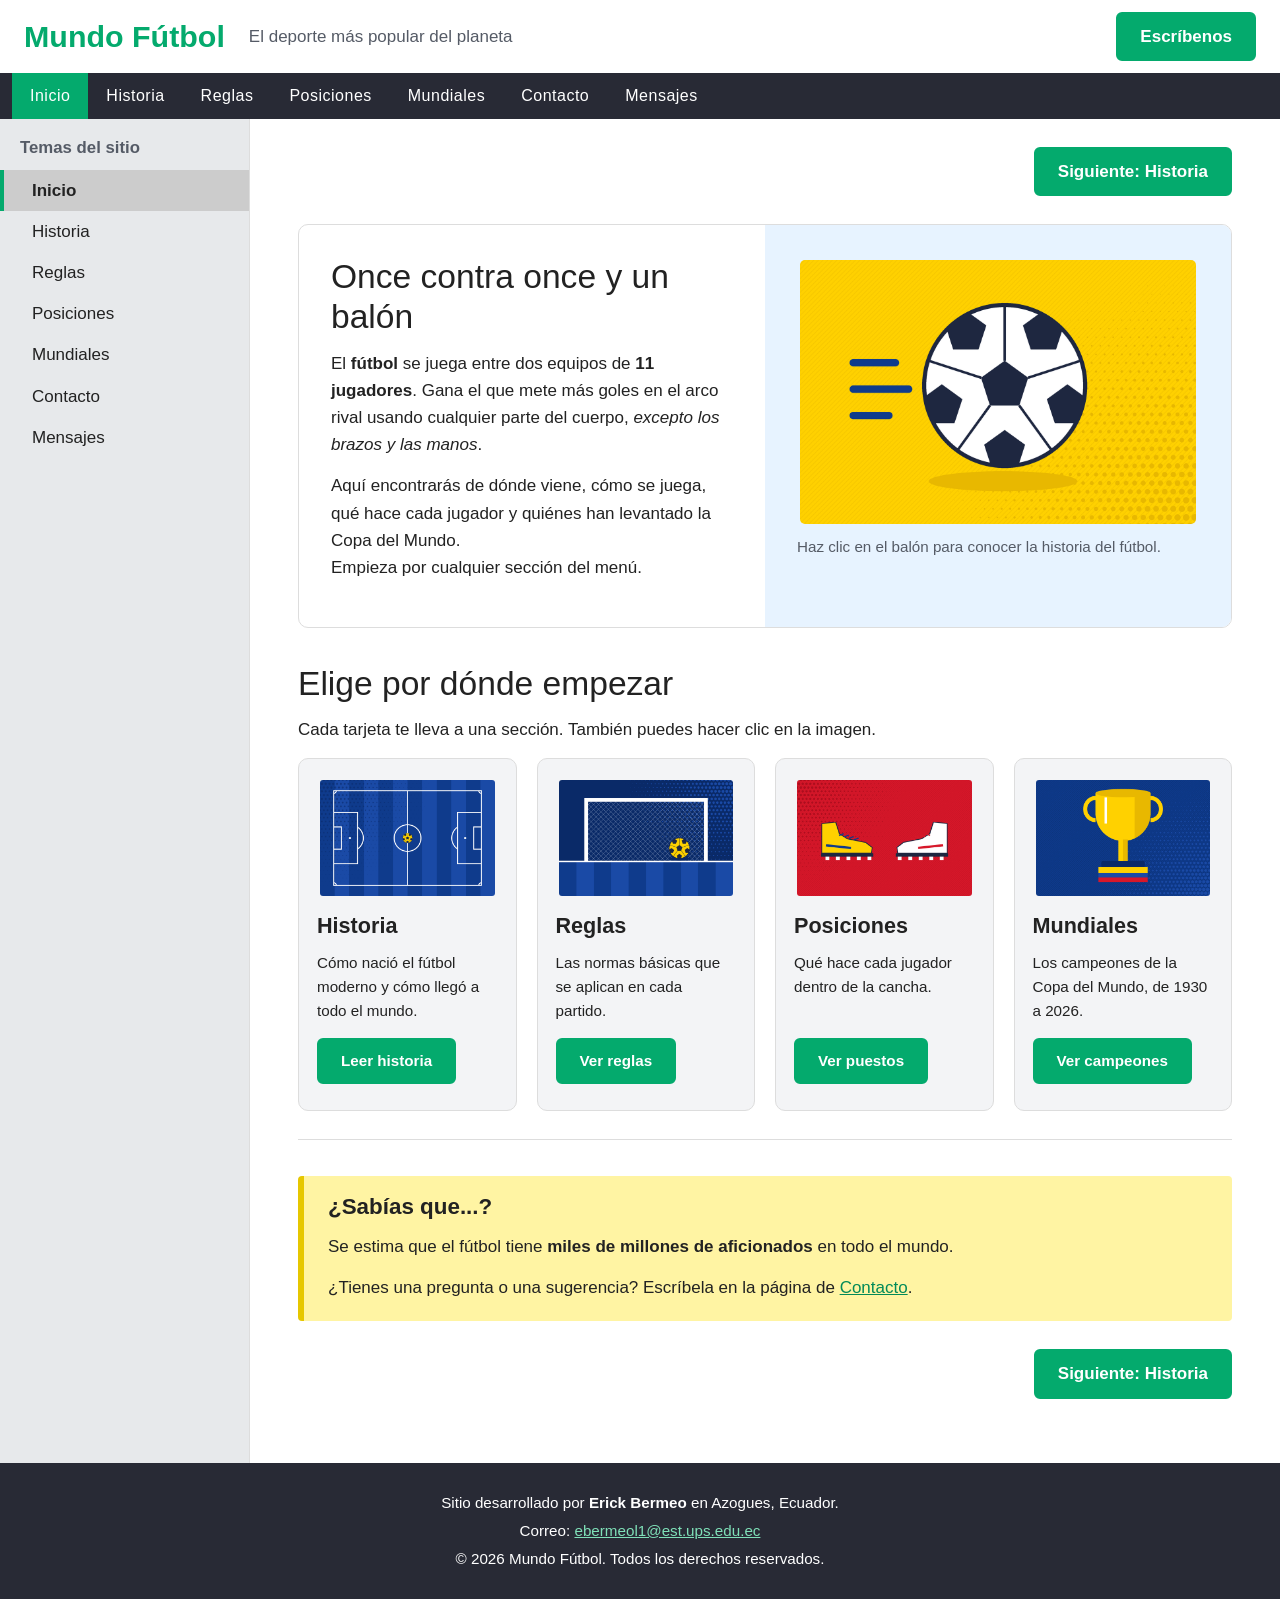
<file: index.html>
<!DOCTYPE html>
<html lang="es">
<head>
    <meta charset="UTF-8">
    <meta name="viewport" content="width=device-width, initial-scale=1.0">
    <title>Mundo Fútbol - Inicio</title>
    <link rel="stylesheet" href="css/estilos.css">
</head>
<body>
    <div class="contenedor">

        <header class="cabecera">
            <h1><a href="index.html">Mundo Fútbol</a></h1>
            <p>El deporte más popular del planeta</p>
            <a class="boton" href="paginas/contacto.html">Escríbenos</a>
        </header>

        <nav class="barra">
            <ul>
                <li><a href="index.html" class="actual">Inicio</a></li>
                <li><a href="paginas/historia.html">Historia</a></li>
                <li><a href="paginas/reglas.html">Reglas</a></li>
                <li><a href="paginas/posiciones.html">Posiciones</a></li>
                <li><a href="paginas/mundiales.html">Mundiales</a></li>
                <li><a href="paginas/contacto.html">Contacto</a></li>
                <li><a href="paginas/mensajes.php">Mensajes</a></li>
            </ul>
        </nav>

        <div class="cuerpo">

            <nav class="menu">
                <p>Temas del sitio</p>
                <ul>
                    <li><a href="index.html" class="actual">Inicio</a></li>
                    <li><a href="paginas/historia.html">Historia</a></li>
                    <li><a href="paginas/reglas.html">Reglas</a></li>
                    <li><a href="paginas/posiciones.html">Posiciones</a></li>
                    <li><a href="paginas/mundiales.html">Mundiales</a></li>
                    <li><a href="paginas/contacto.html">Contacto</a></li>
                    <li><a href="paginas/mensajes.php">Mensajes</a></li>
                </ul>
            </nav>

            <main class="contenido">

                <p class="pasos"><a class="boton" href="paginas/historia.html">Siguiente: Historia</a></p>

                <section id="bienvenida">
                    <div class="intro">
                        <h2>Once contra once y un balón</h2>
                        <p>
                            El <strong>fútbol</strong> se juega entre dos equipos de <strong>11 jugadores</strong>.
                            Gana el que mete más goles en el arco rival usando cualquier parte del cuerpo,
                            <em>excepto los brazos y las manos</em>.
                        </p>
                        <p>
                            Aquí encontrarás de dónde viene, cómo se juega, qué hace cada jugador y quiénes
                            han levantado la Copa del Mundo.<br>
                            Empieza por cualquier sección del menú.
                        </p>
                    </div>

                    <figure>
                        <a href="paginas/historia.html">
                            <img src="images/balon.png" alt="Balón de fútbol, enlace a la página de Historia">
                        </a>
                        <figcaption>Haz clic en el balón para conocer la historia del fútbol.</figcaption>
                    </figure>
                </section>

                <section>
                    <h2>Elige por dónde empezar</h2>
                    <p>Cada tarjeta te lleva a una sección. También puedes hacer clic en la imagen.</p>

                    <div class="tarjetas">
                        <article class="tarjeta">
                            <a href="paginas/historia.html">
                                <img src="images/cancha.png" alt="Cancha de fútbol, enlace a la página de Historia">
                            </a>
                            <h3>Historia</h3>
                            <p>Cómo nació el fútbol moderno y cómo llegó a todo el mundo.</p>
                            <p class="acciones"><a class="boton" href="paginas/historia.html">Leer historia</a></p>
                        </article>

                        <article class="tarjeta">
                            <a href="paginas/reglas.html">
                                <img src="images/arco.png" alt="Arco de fútbol, enlace a la página de Reglas">
                            </a>
                            <h3>Reglas</h3>
                            <p>Las normas básicas que se aplican en cada partido.</p>
                            <p class="acciones"><a class="boton" href="paginas/reglas.html">Ver reglas</a></p>
                        </article>

                        <article class="tarjeta">
                            <a href="paginas/posiciones.html">
                                <img src="images/botines.png" alt="Botines de fútbol, enlace a la página de Posiciones">
                            </a>
                            <h3>Posiciones</h3>
                            <p>Qué hace cada jugador dentro de la cancha.</p>
                            <p class="acciones"><a class="boton" href="paginas/posiciones.html">Ver puestos</a></p>
                        </article>

                        <article class="tarjeta">
                            <a href="paginas/mundiales.html">
                                <img src="images/trofeo.png" alt="Trofeo de la Copa del Mundo, enlace a la página de Mundiales">
                            </a>
                            <h3>Mundiales</h3>
                            <p>Los campeones de la Copa del Mundo, de 1930 a 2026.</p>
                            <p class="acciones"><a class="boton" href="paginas/mundiales.html">Ver campeones</a></p>
                        </article>
                    </div>
                </section>

                <aside>
                    <h2>¿Sabías que...?</h2>
                    <p>Se estima que el fútbol tiene <strong>miles de millones de aficionados</strong> en todo el mundo.</p>
                    <p>¿Tienes una pregunta o una sugerencia? Escríbela en la página de <a href="paginas/contacto.html">Contacto</a>.</p>
                </aside>

                <p class="pasos"><a class="boton" href="paginas/historia.html">Siguiente: Historia</a></p>

            </main>
        </div>

        <footer class="pie">
            <p>Sitio desarrollado por <strong>Erick Bermeo</strong> en Azogues, Ecuador.</p>
            <p>Correo: <a href="mailto:ebermeol1@est.ups.edu.ec">ebermeol1@est.ups.edu.ec</a></p>
            <p>&copy; 2026 Mundo Fútbol. Todos los derechos reservados.</p>
        </footer>

    </div>
</body>
</html>
</file>
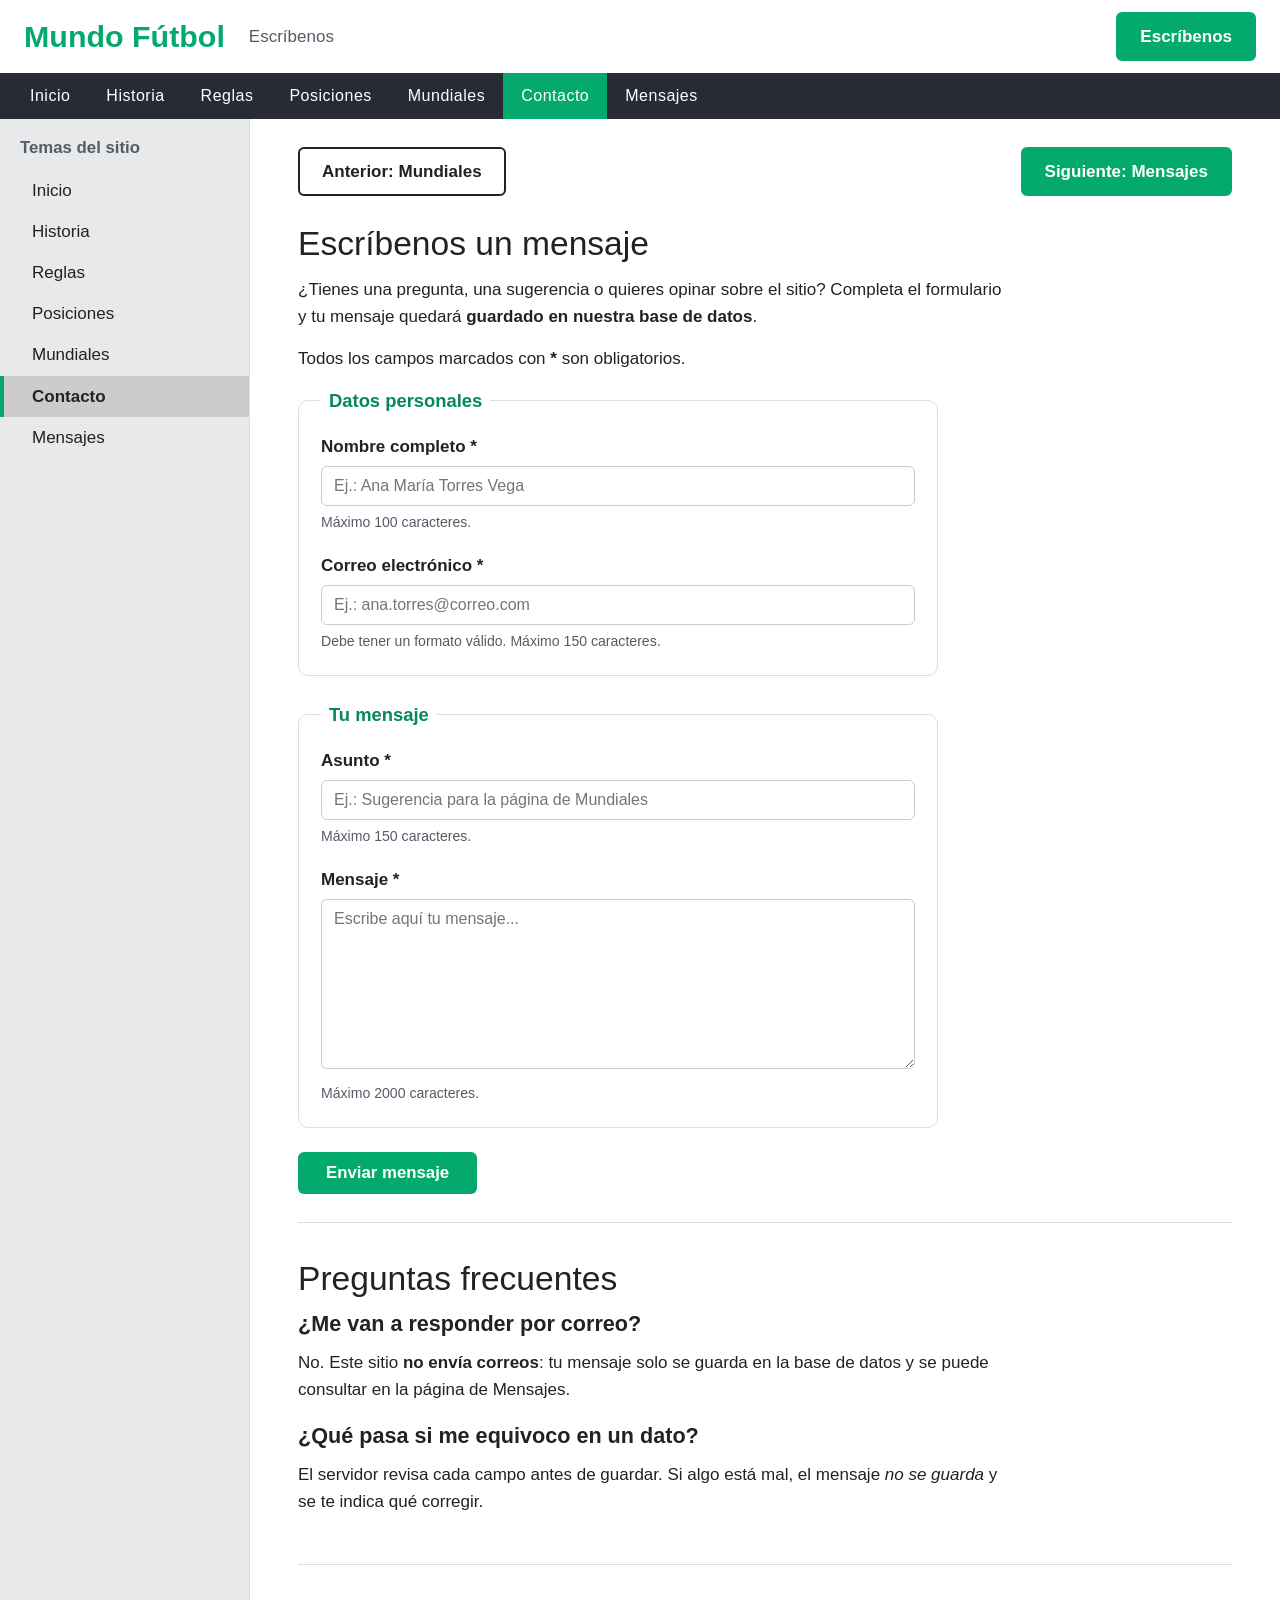
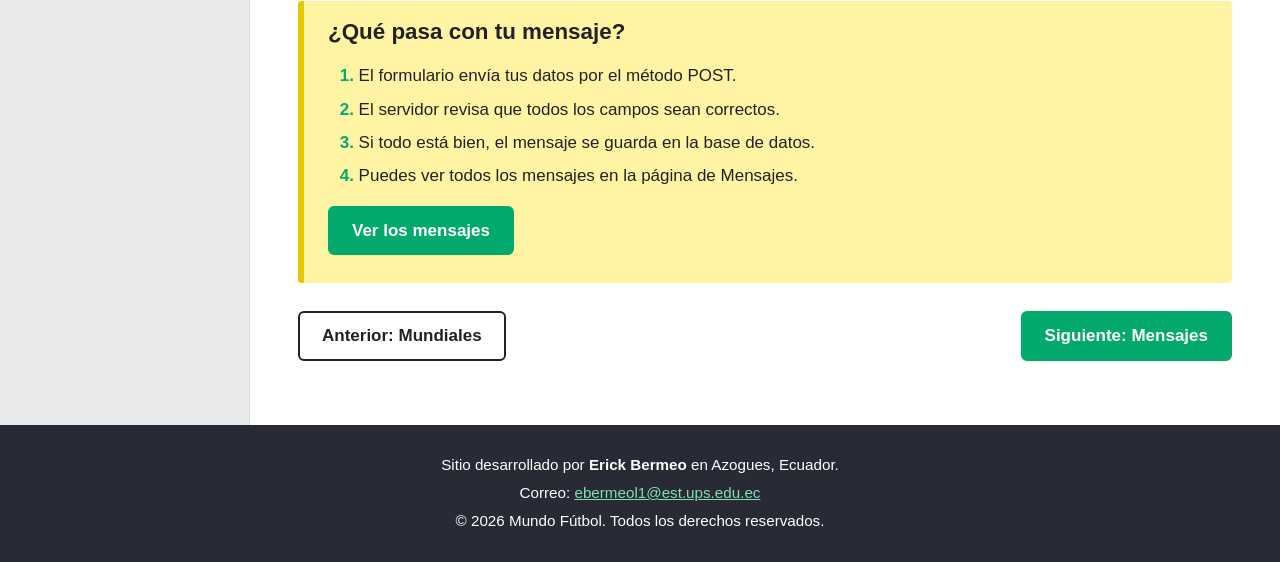
<file: paginas/contacto.html>
<!DOCTYPE html>
<html lang="es">
<head>
    <meta charset="UTF-8">
    <meta name="viewport" content="width=device-width, initial-scale=1.0">
    <title>Mundo Fútbol - Contacto</title>
    <link rel="stylesheet" href="../css/estilos.css">
</head>
<body>
    <div class="contenedor">

        <header class="cabecera">
            <h1><a href="../index.html">Mundo Fútbol</a></h1>
            <p>Escríbenos</p>
            <a class="boton" href="contacto.html">Escríbenos</a>
        </header>

        <nav class="barra">
            <ul>
                <li><a href="../index.html">Inicio</a></li>
                <li><a href="historia.html">Historia</a></li>
                <li><a href="reglas.html">Reglas</a></li>
                <li><a href="posiciones.html">Posiciones</a></li>
                <li><a href="mundiales.html">Mundiales</a></li>
                <li><a href="contacto.html" class="actual">Contacto</a></li>
                <li><a href="mensajes.php">Mensajes</a></li>
            </ul>
        </nav>

        <div class="cuerpo">

            <nav class="menu">
                <p>Temas del sitio</p>
                <ul>
                    <li><a href="../index.html">Inicio</a></li>
                    <li><a href="historia.html">Historia</a></li>
                    <li><a href="reglas.html">Reglas</a></li>
                    <li><a href="posiciones.html">Posiciones</a></li>
                    <li><a href="mundiales.html">Mundiales</a></li>
                    <li><a href="contacto.html" class="actual">Contacto</a></li>
                    <li><a href="mensajes.php">Mensajes</a></li>
                </ul>
            </nav>

            <main class="contenido">

                <p class="pasos"><a class="boton secundario" href="mundiales.html">Anterior: Mundiales</a> <a class="boton" href="mensajes.php">Siguiente: Mensajes</a></p>

                <section>
                    <h2>Escríbenos un mensaje</h2>
                    <p>
                        ¿Tienes una pregunta, una sugerencia o quieres opinar sobre el sitio?
                        Completa el formulario y tu mensaje quedará <strong>guardado en nuestra base de datos</strong>.
                    </p>
                    <p>Todos los campos marcados con <strong>*</strong> son obligatorios.</p>

                    <form id="form-contacto" action="guardar_mensaje.php" method="POST">

                        <fieldset>
                            <legend>Datos personales</legend>

                            <div class="campo">
                                <label for="nombre">Nombre completo *</label>
                                <input type="text" id="nombre" name="nombre" maxlength="100" required
                                       autocomplete="name" placeholder="Ej.: Ana María Torres Vega">
                                <small class="ayuda">Máximo 100 caracteres.</small>
                            </div>

                            <div class="campo">
                                <label for="correo">Correo electrónico *</label>
                                <input type="email" id="correo" name="correo" maxlength="150" required
                                       autocomplete="email" placeholder="Ej.: ana.torres@correo.com">
                                <small class="ayuda">Debe tener un formato válido. Máximo 150 caracteres.</small>
                            </div>
                        </fieldset>

                        <fieldset>
                            <legend>Tu mensaje</legend>

                            <div class="campo">
                                <label for="asunto">Asunto *</label>
                                <input type="text" id="asunto" name="asunto" maxlength="150" required
                                       placeholder="Ej.: Sugerencia para la página de Mundiales">
                                <small class="ayuda">Máximo 150 caracteres.</small>
                            </div>

                            <div class="campo">
                                <label for="mensaje">Mensaje *</label>
                                <textarea id="mensaje" name="mensaje" rows="8" maxlength="2000" required
                                          placeholder="Escribe aquí tu mensaje..."></textarea>
                                <small class="ayuda">Máximo 2000 caracteres.</small>
                            </div>
                        </fieldset>

                        <button type="submit" id="enviar" name="enviar">Enviar mensaje</button>
                    </form>
                </section>

                <section>
                    <h2>Preguntas frecuentes</h2>

                    <article>
                        <h3>¿Me van a responder por correo?</h3>
                        <p>
                            No. Este sitio <strong>no envía correos</strong>: tu mensaje solo se guarda en la base
                            de datos y se puede consultar en la página de Mensajes.
                        </p>
                    </article>

                    <article>
                        <h3>¿Qué pasa si me equivoco en un dato?</h3>
                        <p>
                            El servidor revisa cada campo antes de guardar. Si algo está mal, el mensaje
                            <em>no se guarda</em> y se te indica qué corregir.
                        </p>
                    </article>
                </section>

                <aside>
                    <h2>¿Qué pasa con tu mensaje?</h2>
                    <ol>
                        <li>El formulario envía tus datos por el método POST.</li>
                        <li>El servidor revisa que todos los campos sean correctos.</li>
                        <li>Si todo está bien, el mensaje se guarda en la base de datos.</li>
                        <li>Puedes ver todos los mensajes en la página de Mensajes.</li>
                    </ol>
                    <p><a class="boton" href="mensajes.php">Ver los mensajes</a></p>
                </aside>

                <p class="pasos"><a class="boton secundario" href="mundiales.html">Anterior: Mundiales</a> <a class="boton" href="mensajes.php">Siguiente: Mensajes</a></p>

            </main>
        </div>

        <footer class="pie">
            <p>Sitio desarrollado por <strong>Erick Bermeo</strong> en Azogues, Ecuador.</p>
            <p>Correo: <a href="mailto:ebermeol1@est.ups.edu.ec">ebermeol1@est.ups.edu.ec</a></p>
            <p>&copy; 2026 Mundo Fútbol. Todos los derechos reservados.</p>
        </footer>

    </div>
</body>
</html>
</file>
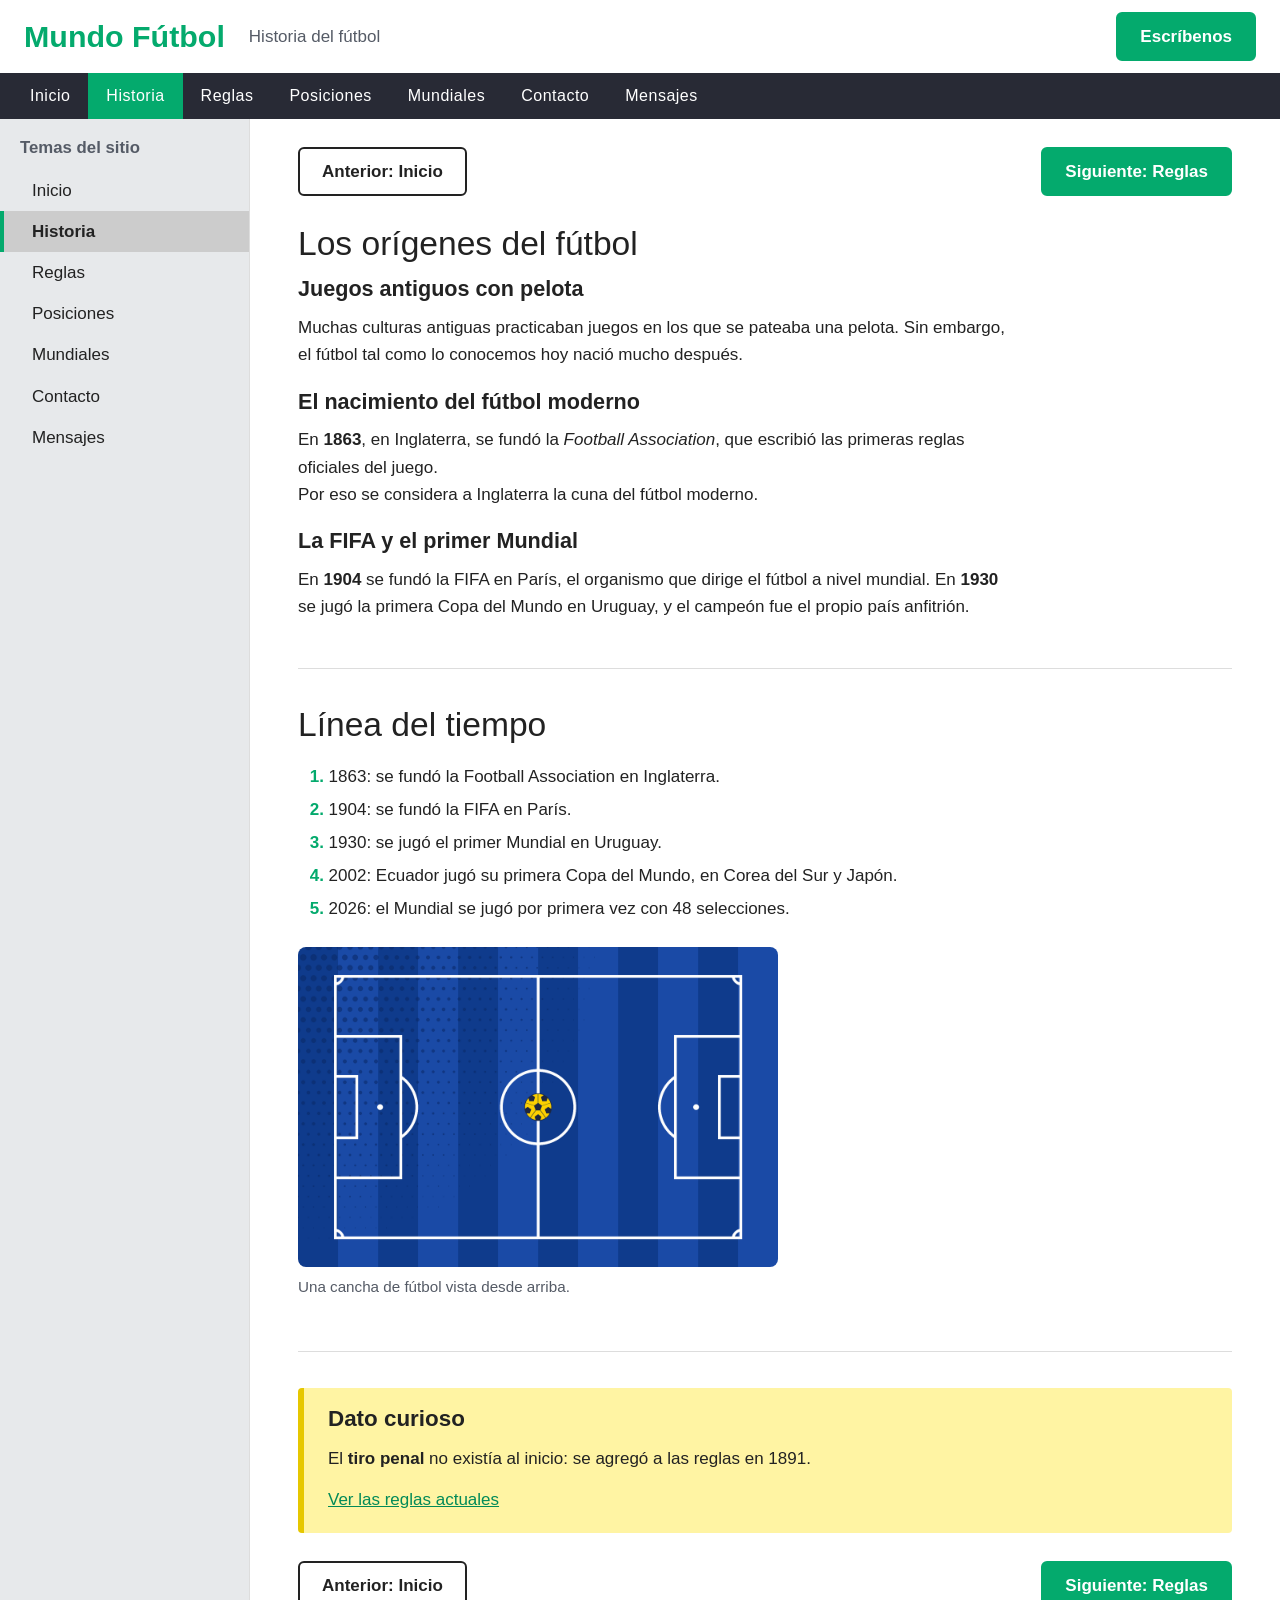
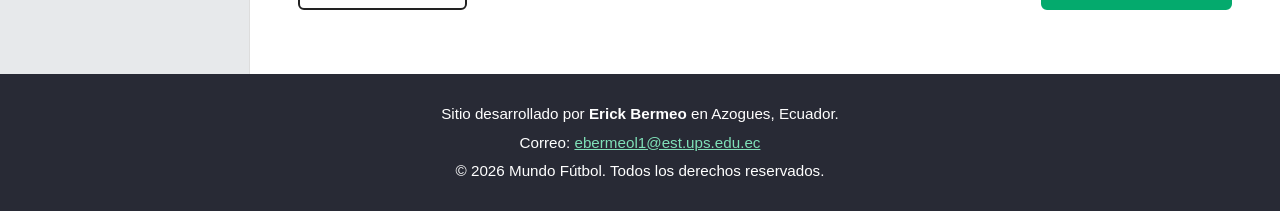
<file: paginas/historia.html>
<!DOCTYPE html>
<html lang="es">
<head>
    <meta charset="UTF-8">
    <meta name="viewport" content="width=device-width, initial-scale=1.0">
    <title>Mundo Fútbol - Historia</title>
    <link rel="stylesheet" href="../css/estilos.css">
</head>
<body>
    <div class="contenedor">

        <header class="cabecera">
            <h1><a href="../index.html">Mundo Fútbol</a></h1>
            <p>Historia del fútbol</p>
            <a class="boton" href="contacto.html">Escríbenos</a>
        </header>

        <nav class="barra">
            <ul>
                <li><a href="../index.html">Inicio</a></li>
                <li><a href="historia.html" class="actual">Historia</a></li>
                <li><a href="reglas.html">Reglas</a></li>
                <li><a href="posiciones.html">Posiciones</a></li>
                <li><a href="mundiales.html">Mundiales</a></li>
                <li><a href="contacto.html">Contacto</a></li>
                <li><a href="mensajes.php">Mensajes</a></li>
            </ul>
        </nav>

        <div class="cuerpo">

            <nav class="menu">
                <p>Temas del sitio</p>
                <ul>
                    <li><a href="../index.html">Inicio</a></li>
                    <li><a href="historia.html" class="actual">Historia</a></li>
                    <li><a href="reglas.html">Reglas</a></li>
                    <li><a href="posiciones.html">Posiciones</a></li>
                    <li><a href="mundiales.html">Mundiales</a></li>
                    <li><a href="contacto.html">Contacto</a></li>
                    <li><a href="mensajes.php">Mensajes</a></li>
                </ul>
            </nav>

            <main class="contenido">

                <p class="pasos"><a class="boton secundario" href="../index.html">Anterior: Inicio</a> <a class="boton" href="reglas.html">Siguiente: Reglas</a></p>

                <section>
                    <h2>Los orígenes del fútbol</h2>

                    <article>
                        <h3>Juegos antiguos con pelota</h3>
                        <p>
                            Muchas culturas antiguas practicaban juegos en los que se pateaba una pelota.
                            Sin embargo, el fútbol tal como lo conocemos hoy nació mucho después.
                        </p>
                    </article>

                    <article>
                        <h3>El nacimiento del fútbol moderno</h3>
                        <p>
                            En <strong>1863</strong>, en Inglaterra, se fundó la <em>Football Association</em>,
                            que escribió las primeras reglas oficiales del juego.<br>
                            Por eso se considera a Inglaterra la cuna del fútbol moderno.
                        </p>
                    </article>

                    <article>
                        <h3>La FIFA y el primer Mundial</h3>
                        <p>
                            En <strong>1904</strong> se fundó la FIFA en París, el organismo que dirige el fútbol a nivel mundial.
                            En <strong>1930</strong> se jugó la primera Copa del Mundo en Uruguay, y el campeón fue el
                            propio país anfitrión.
                        </p>
                    </article>
                </section>

                <section>
                    <h2>Línea del tiempo</h2>
                    <ol>
                        <li>1863: se fundó la Football Association en Inglaterra.</li>
                        <li>1904: se fundó la FIFA en París.</li>
                        <li>1930: se jugó el primer Mundial en Uruguay.</li>
                        <li>2002: Ecuador jugó su primera Copa del Mundo, en Corea del Sur y Japón.</li>
                        <li>2026: el Mundial se jugó por primera vez con 48 selecciones.</li>
                    </ol>

                    <figure>
                        <img src="../images/cancha.png" alt="Dibujo de una cancha de fútbol vista desde arriba">
                        <figcaption>Una cancha de fútbol vista desde arriba.</figcaption>
                    </figure>
                </section>

                <aside>
                    <h2>Dato curioso</h2>
                    <p>El <strong>tiro penal</strong> no existía al inicio: se agregó a las reglas en 1891.</p>
                    <p><a href="reglas.html">Ver las reglas actuales</a></p>
                </aside>

                <p class="pasos"><a class="boton secundario" href="../index.html">Anterior: Inicio</a> <a class="boton" href="reglas.html">Siguiente: Reglas</a></p>

            </main>
        </div>

        <footer class="pie">
            <p>Sitio desarrollado por <strong>Erick Bermeo</strong> en Azogues, Ecuador.</p>
            <p>Correo: <a href="mailto:ebermeol1@est.ups.edu.ec">ebermeol1@est.ups.edu.ec</a></p>
            <p>&copy; 2026 Mundo Fútbol. Todos los derechos reservados.</p>
        </footer>

    </div>
</body>
</html>
</file>
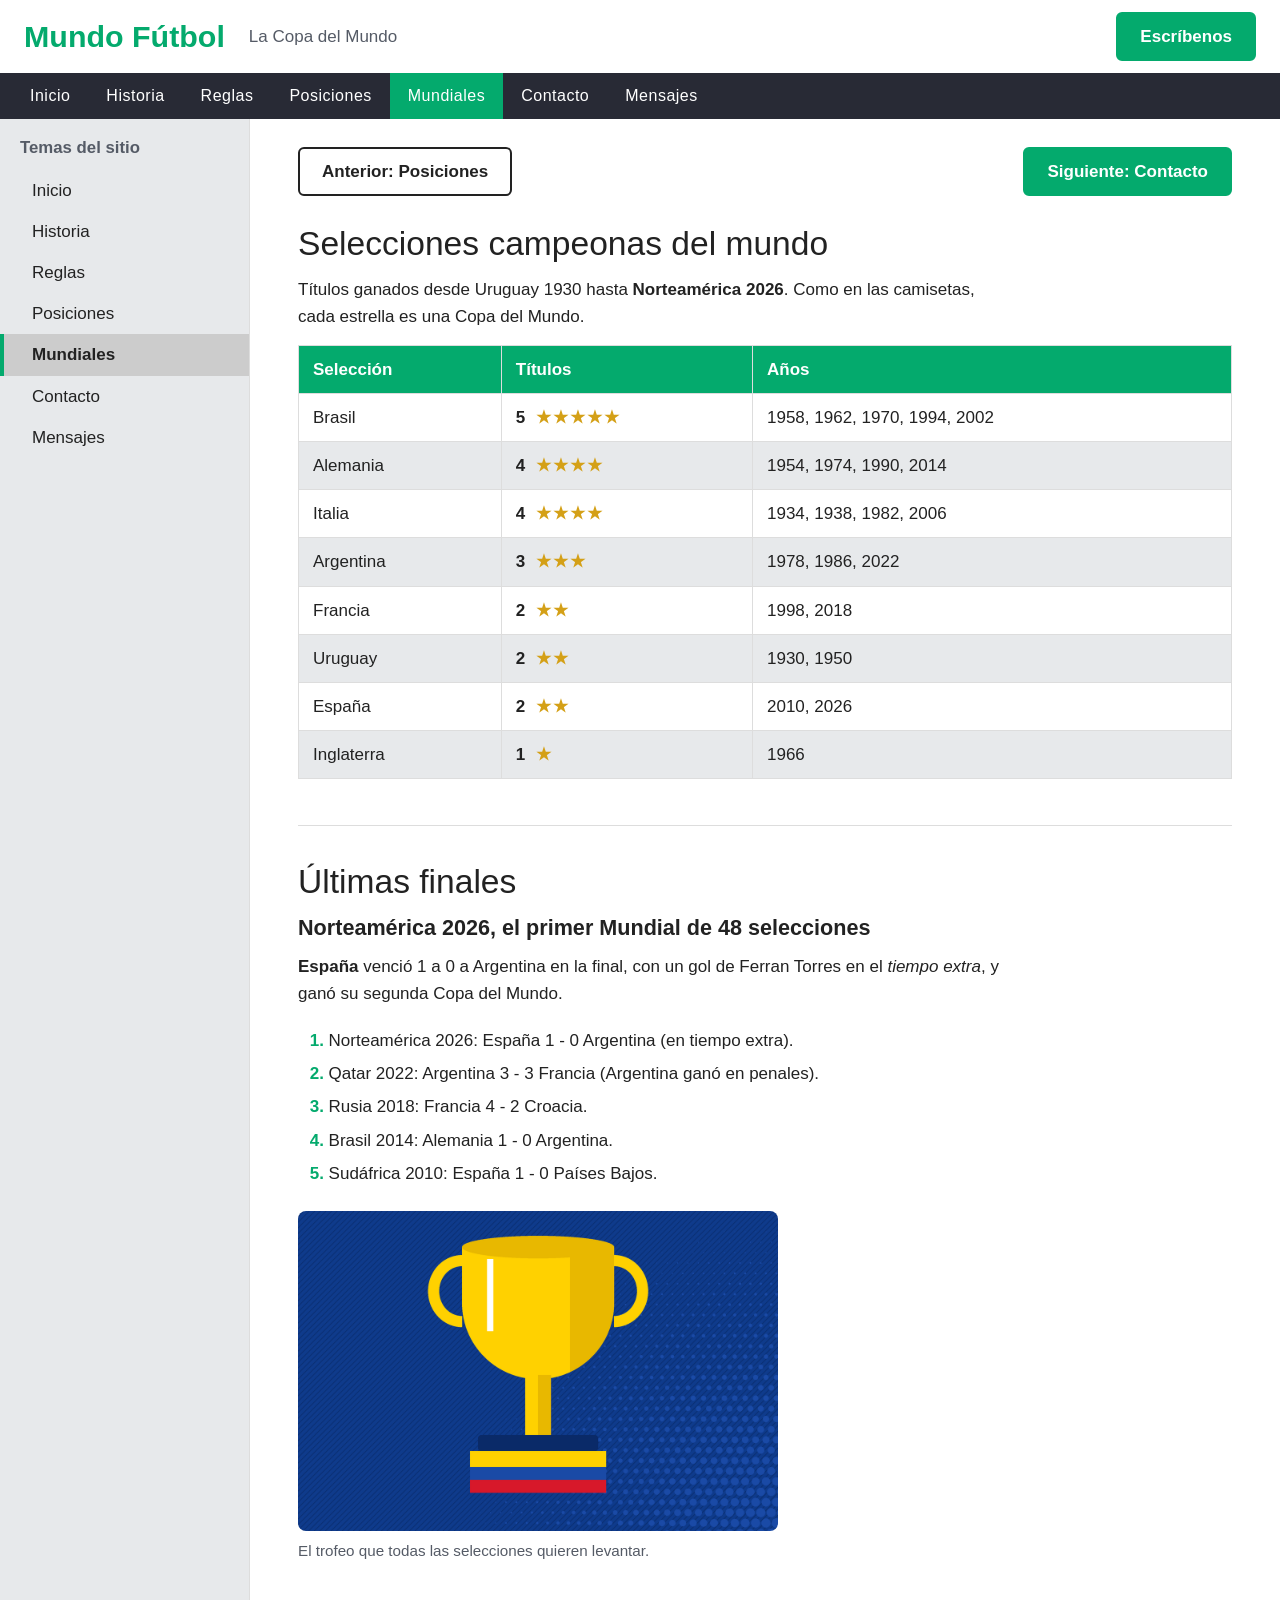
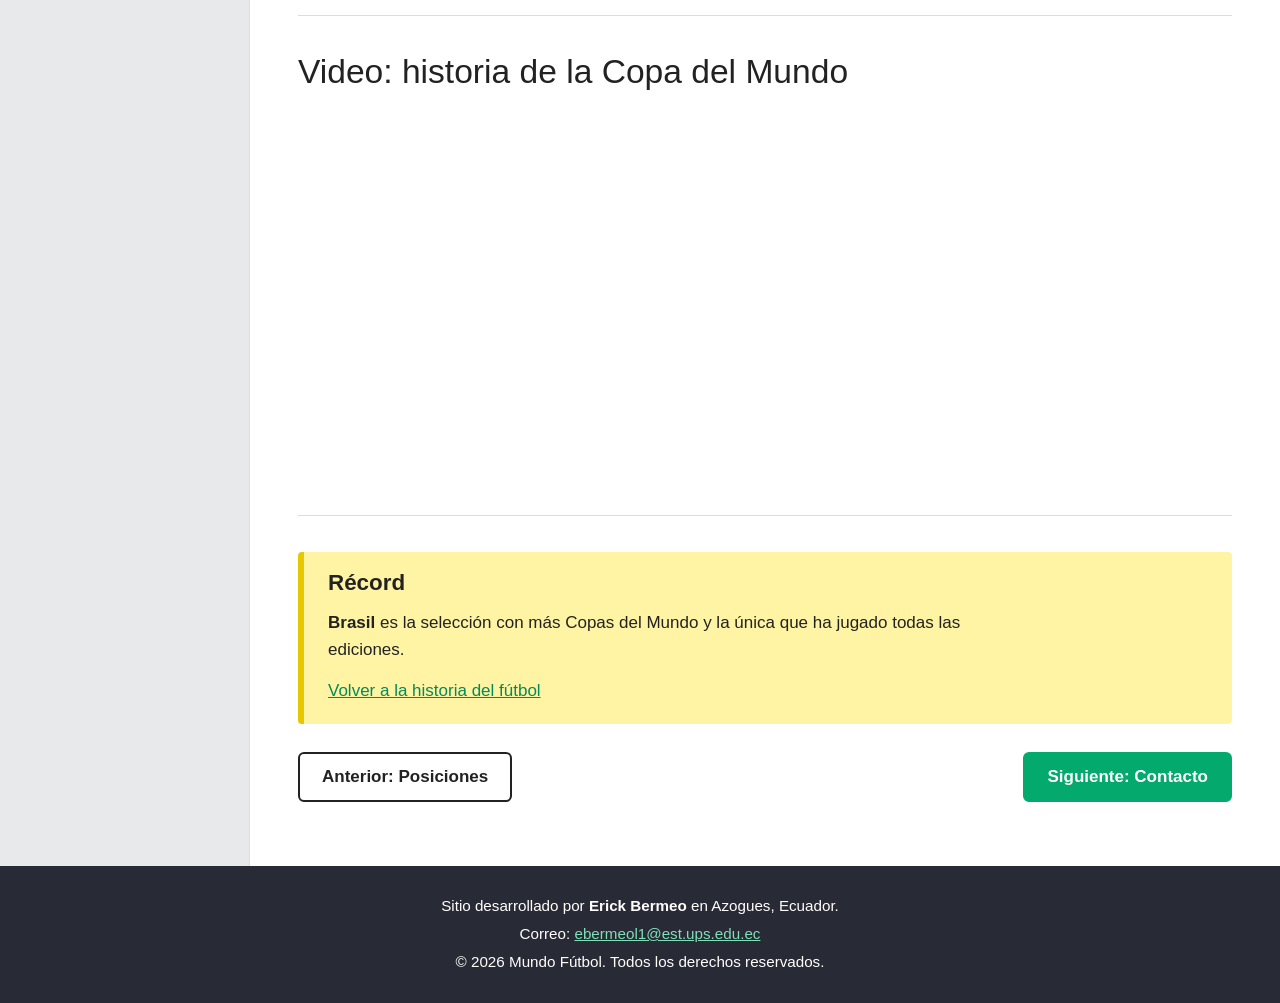
<file: paginas/mundiales.html>
<!DOCTYPE html>
<html lang="es">
<head>
    <meta charset="UTF-8">
    <meta name="viewport" content="width=device-width, initial-scale=1.0">
    <title>Mundo Fútbol - Mundiales</title>
    <link rel="stylesheet" href="../css/estilos.css">
</head>
<body>
    <div class="contenedor">

        <header class="cabecera">
            <h1><a href="../index.html">Mundo Fútbol</a></h1>
            <p>La Copa del Mundo</p>
            <a class="boton" href="contacto.html">Escríbenos</a>
        </header>

        <nav class="barra">
            <ul>
                <li><a href="../index.html">Inicio</a></li>
                <li><a href="historia.html">Historia</a></li>
                <li><a href="reglas.html">Reglas</a></li>
                <li><a href="posiciones.html">Posiciones</a></li>
                <li><a href="mundiales.html" class="actual">Mundiales</a></li>
                <li><a href="contacto.html">Contacto</a></li>
                <li><a href="mensajes.php">Mensajes</a></li>
            </ul>
        </nav>

        <div class="cuerpo">

            <nav class="menu">
                <p>Temas del sitio</p>
                <ul>
                    <li><a href="../index.html">Inicio</a></li>
                    <li><a href="historia.html">Historia</a></li>
                    <li><a href="reglas.html">Reglas</a></li>
                    <li><a href="posiciones.html">Posiciones</a></li>
                    <li><a href="mundiales.html" class="actual">Mundiales</a></li>
                    <li><a href="contacto.html">Contacto</a></li>
                    <li><a href="mensajes.php">Mensajes</a></li>
                </ul>
            </nav>

            <main class="contenido">

                <p class="pasos"><a class="boton secundario" href="posiciones.html">Anterior: Posiciones</a> <a class="boton" href="contacto.html">Siguiente: Contacto</a></p>

                <section>
                    <h2>Selecciones campeonas del mundo</h2>
                    <p>
                        Títulos ganados desde Uruguay 1930 hasta <strong>Norteamérica 2026</strong>.
                        Como en las camisetas, cada estrella es una Copa del Mundo.
                    </p>

                    <div class="tabla-desplazable">
                        <table id="tabla-campeones">
                            <thead>
                                <tr>
                                    <th>Selección</th>
                                    <th>Títulos</th>
                                    <th>Años</th>
                                </tr>
                            </thead>
                            <tbody>
                                <tr>
                                    <td>Brasil</td>
                                    <td>5 <span class="estrellas" aria-hidden="true">★★★★★</span></td>
                                    <td>1958, 1962, 1970, 1994, 2002</td>
                                </tr>
                                <tr>
                                    <td>Alemania</td>
                                    <td>4 <span class="estrellas" aria-hidden="true">★★★★</span></td>
                                    <td>1954, 1974, 1990, 2014</td>
                                </tr>
                                <tr>
                                    <td>Italia</td>
                                    <td>4 <span class="estrellas" aria-hidden="true">★★★★</span></td>
                                    <td>1934, 1938, 1982, 2006</td>
                                </tr>
                                <tr>
                                    <td>Argentina</td>
                                    <td>3 <span class="estrellas" aria-hidden="true">★★★</span></td>
                                    <td>1978, 1986, 2022</td>
                                </tr>
                                <tr>
                                    <td>Francia</td>
                                    <td>2 <span class="estrellas" aria-hidden="true">★★</span></td>
                                    <td>1998, 2018</td>
                                </tr>
                                <tr>
                                    <td>Uruguay</td>
                                    <td>2 <span class="estrellas" aria-hidden="true">★★</span></td>
                                    <td>1930, 1950</td>
                                </tr>
                                <tr>
                                    <td>España</td>
                                    <td>2 <span class="estrellas" aria-hidden="true">★★</span></td>
                                    <td>2010, 2026</td>
                                </tr>
                                <tr>
                                    <td>Inglaterra</td>
                                    <td>1 <span class="estrellas" aria-hidden="true">★</span></td>
                                    <td>1966</td>
                                </tr>
                            </tbody>
                        </table>
                    </div>
                </section>

                <section>
                    <h2>Últimas finales</h2>
                    <article>
                        <h3>Norteamérica 2026, el primer Mundial de 48 selecciones</h3>
                        <p>
                            <strong>España</strong> venció 1 a 0 a Argentina en la final, con un gol de
                            Ferran Torres en el <em>tiempo extra</em>, y ganó su segunda Copa del Mundo.
                        </p>
                    </article>
                    <ol>
                        <li>Norteamérica 2026: España 1 - 0 Argentina (en tiempo extra).</li>
                        <li>Qatar 2022: Argentina 3 - 3 Francia (Argentina ganó en penales).</li>
                        <li>Rusia 2018: Francia 4 - 2 Croacia.</li>
                        <li>Brasil 2014: Alemania 1 - 0 Argentina.</li>
                        <li>Sudáfrica 2010: España 1 - 0 Países Bajos.</li>
                    </ol>

                    <figure>
                        <img src="../images/trofeo.png" alt="Trofeo dorado de la Copa del Mundo">
                        <figcaption>El trofeo que todas las selecciones quieren levantar.</figcaption>
                    </figure>
                </section>

                <section>
                    <h2>Video: historia de la Copa del Mundo</h2>
                    <iframe
                        class="video"
                        src="https://www.youtube.com/embed/LHlxiCSdL5A"
                        title="Historia de la Copa del Mundo"
                        allow="accelerometer; autoplay; clipboard-write; encrypted-media; gyroscope; picture-in-picture; web-share"
                        referrerpolicy="strict-origin-when-cross-origin"
                        allowfullscreen>
                    </iframe>
                </section>

                <aside>
                    <h2>Récord</h2>
                    <p><strong>Brasil</strong> es la selección con más Copas del Mundo y la única que ha jugado todas las ediciones.</p>
                    <p><a href="historia.html">Volver a la historia del fútbol</a></p>
                </aside>

                <p class="pasos"><a class="boton secundario" href="posiciones.html">Anterior: Posiciones</a> <a class="boton" href="contacto.html">Siguiente: Contacto</a></p>

            </main>
        </div>

        <footer class="pie">
            <p>Sitio desarrollado por <strong>Erick Bermeo</strong> en Azogues, Ecuador.</p>
            <p>Correo: <a href="mailto:ebermeol1@est.ups.edu.ec">ebermeol1@est.ups.edu.ec</a></p>
            <p>&copy; 2026 Mundo Fútbol. Todos los derechos reservados.</p>
        </footer>

    </div>
</body>
</html>
</file>
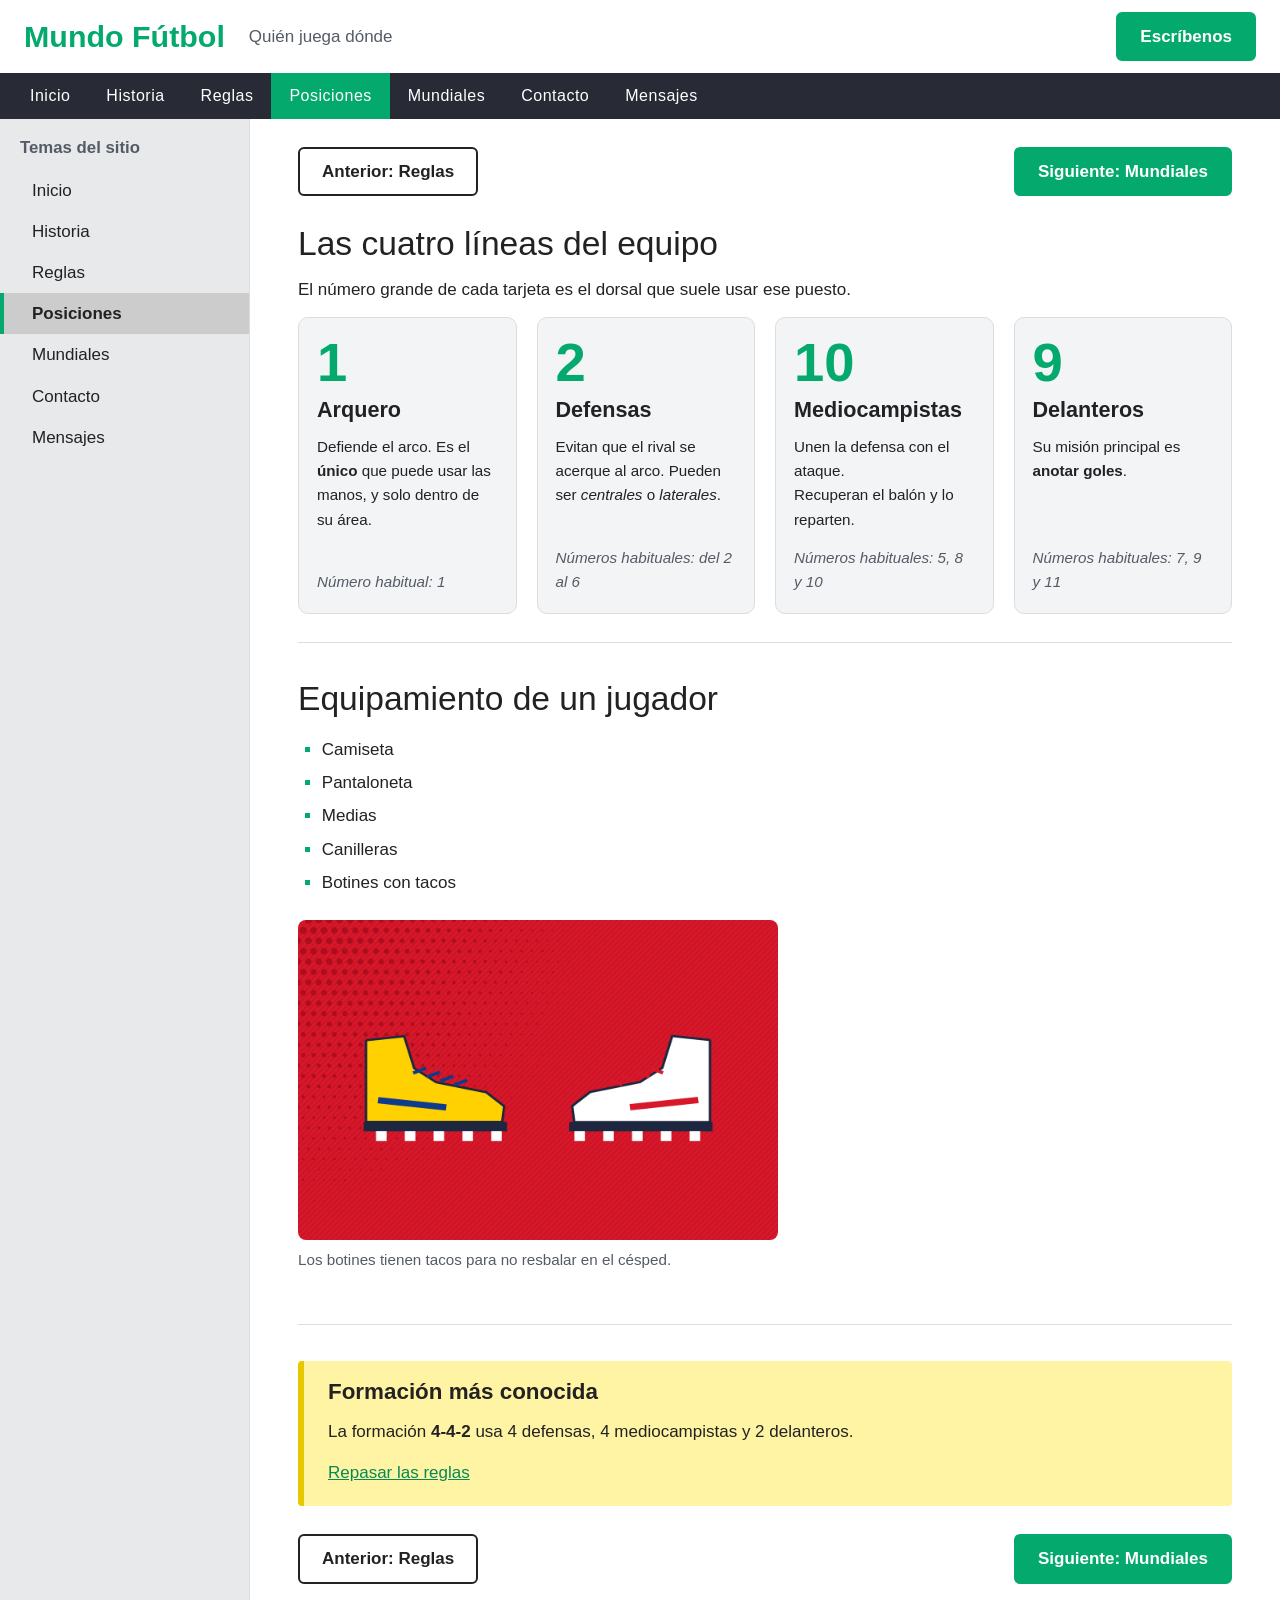
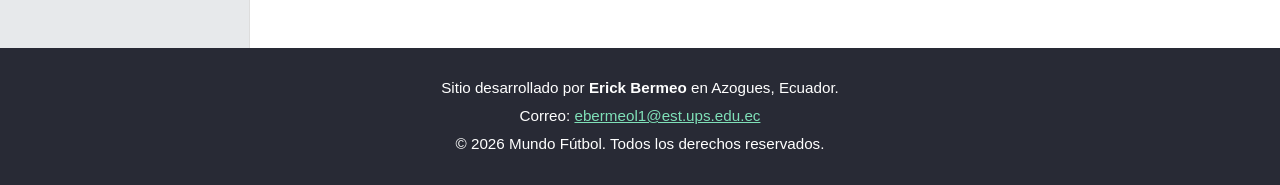
<file: paginas/posiciones.html>
<!DOCTYPE html>
<html lang="es">
<head>
    <meta charset="UTF-8">
    <meta name="viewport" content="width=device-width, initial-scale=1.0">
    <title>Mundo Fútbol - Posiciones</title>
    <link rel="stylesheet" href="../css/estilos.css">
</head>
<body>
    <div class="contenedor">

        <header class="cabecera">
            <h1><a href="../index.html">Mundo Fútbol</a></h1>
            <p>Quién juega dónde</p>
            <a class="boton" href="contacto.html">Escríbenos</a>
        </header>

        <nav class="barra">
            <ul>
                <li><a href="../index.html">Inicio</a></li>
                <li><a href="historia.html">Historia</a></li>
                <li><a href="reglas.html">Reglas</a></li>
                <li><a href="posiciones.html" class="actual">Posiciones</a></li>
                <li><a href="mundiales.html">Mundiales</a></li>
                <li><a href="contacto.html">Contacto</a></li>
                <li><a href="mensajes.php">Mensajes</a></li>
            </ul>
        </nav>

        <div class="cuerpo">

            <nav class="menu">
                <p>Temas del sitio</p>
                <ul>
                    <li><a href="../index.html">Inicio</a></li>
                    <li><a href="historia.html">Historia</a></li>
                    <li><a href="reglas.html">Reglas</a></li>
                    <li><a href="posiciones.html" class="actual">Posiciones</a></li>
                    <li><a href="mundiales.html">Mundiales</a></li>
                    <li><a href="contacto.html">Contacto</a></li>
                    <li><a href="mensajes.php">Mensajes</a></li>
                </ul>
            </nav>

            <main class="contenido">

                <p class="pasos"><a class="boton secundario" href="reglas.html">Anterior: Reglas</a> <a class="boton" href="mundiales.html">Siguiente: Mundiales</a></p>

                <section>
                    <h2>Las cuatro líneas del equipo</h2>
                    <p>El número grande de cada tarjeta es el dorsal que suele usar ese puesto.</p>

                    <div class="tarjetas">
                        <article class="tarjeta">
                            <p class="dorsal">1</p>
                            <h3>Arquero</h3>
                            <p>Defiende el arco. Es el <strong>único</strong> que puede usar las manos, y solo dentro de su área.</p>
                            <p class="nota">Número habitual: 1</p>
                        </article>

                        <article class="tarjeta">
                            <p class="dorsal">2</p>
                            <h3>Defensas</h3>
                            <p>Evitan que el rival se acerque al arco. Pueden ser <em>centrales</em> o <em>laterales</em>.</p>
                            <p class="nota">Números habituales: del 2 al 6</p>
                        </article>

                        <article class="tarjeta">
                            <p class="dorsal">10</p>
                            <h3>Mediocampistas</h3>
                            <p>Unen la defensa con el ataque.<br>Recuperan el balón y lo reparten.</p>
                            <p class="nota">Números habituales: 5, 8 y 10</p>
                        </article>

                        <article class="tarjeta">
                            <p class="dorsal">9</p>
                            <h3>Delanteros</h3>
                            <p>Su misión principal es <strong>anotar goles</strong>.</p>
                            <p class="nota">Números habituales: 7, 9 y 11</p>
                        </article>
                    </div>
                </section>

                <section>
                    <h2>Equipamiento de un jugador</h2>
                    <ul>
                        <li>Camiseta</li>
                        <li>Pantaloneta</li>
                        <li>Medias</li>
                        <li>Canilleras</li>
                        <li>Botines con tacos</li>
                    </ul>

                    <figure>
                        <img src="../images/botines.png" alt="Dos botines de fútbol, uno amarillo y uno blanco">
                        <figcaption>Los botines tienen tacos para no resbalar en el césped.</figcaption>
                    </figure>
                </section>

                <aside>
                    <h2>Formación más conocida</h2>
                    <p>La formación <strong>4-4-2</strong> usa 4 defensas, 4 mediocampistas y 2 delanteros.</p>
                    <p><a href="reglas.html">Repasar las reglas</a></p>
                </aside>

                <p class="pasos"><a class="boton secundario" href="reglas.html">Anterior: Reglas</a> <a class="boton" href="mundiales.html">Siguiente: Mundiales</a></p>

            </main>
        </div>

        <footer class="pie">
            <p>Sitio desarrollado por <strong>Erick Bermeo</strong> en Azogues, Ecuador.</p>
            <p>Correo: <a href="mailto:ebermeol1@est.ups.edu.ec">ebermeol1@est.ups.edu.ec</a></p>
            <p>&copy; 2026 Mundo Fútbol. Todos los derechos reservados.</p>
        </footer>

    </div>
</body>
</html>
</file>
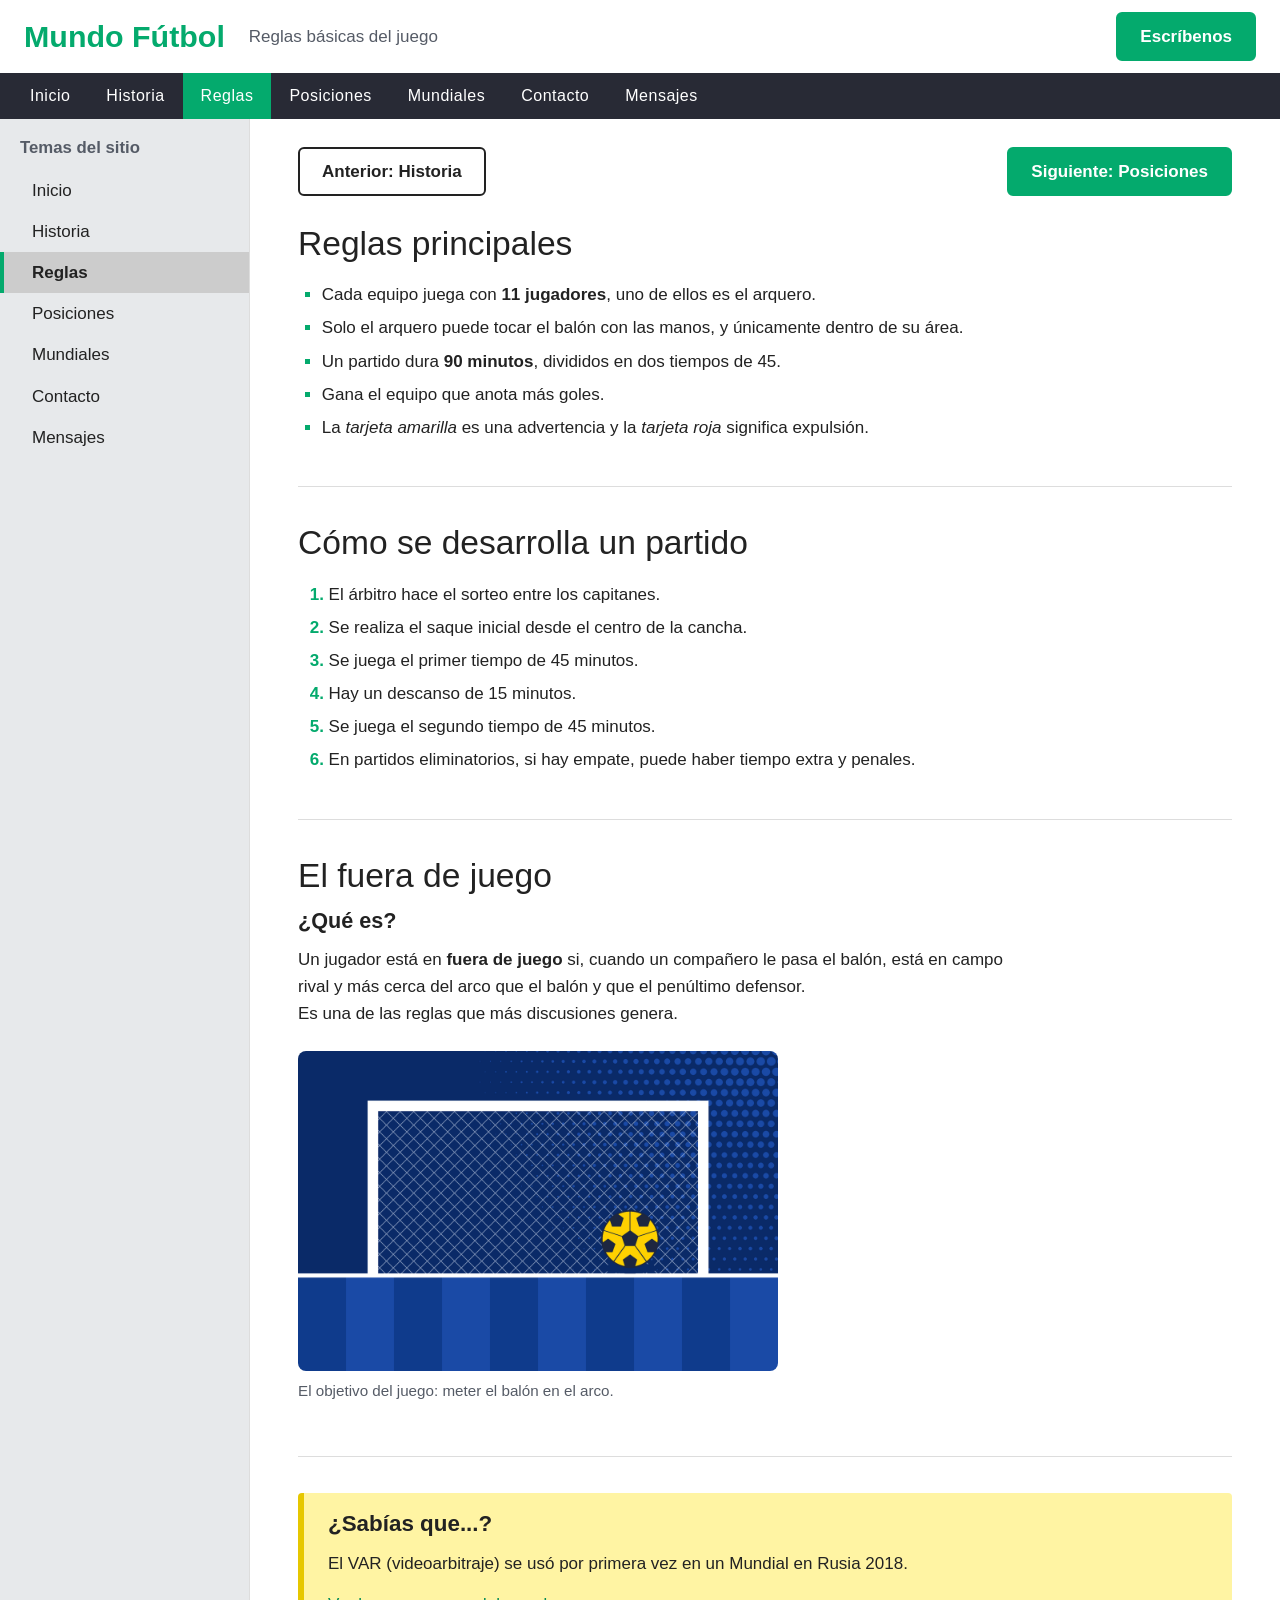
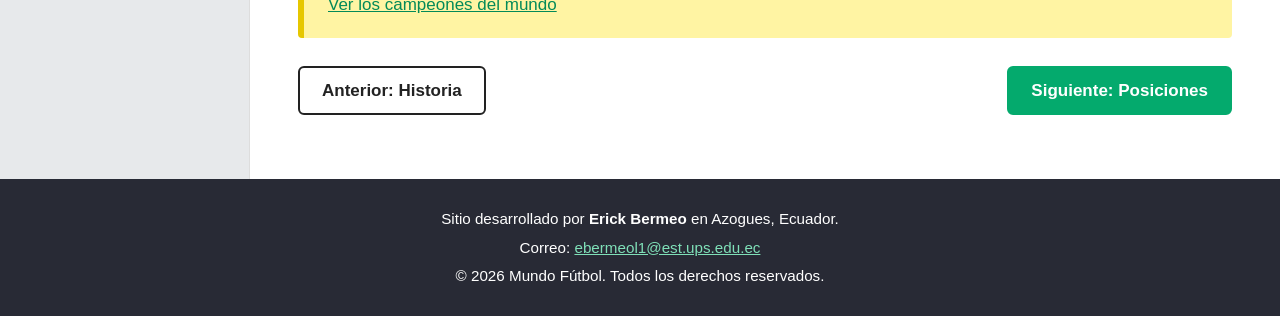
<file: paginas/reglas.html>
<!DOCTYPE html>
<html lang="es">
<head>
    <meta charset="UTF-8">
    <meta name="viewport" content="width=device-width, initial-scale=1.0">
    <title>Mundo Fútbol - Reglas</title>
    <link rel="stylesheet" href="../css/estilos.css">
</head>
<body>
    <div class="contenedor">

        <header class="cabecera">
            <h1><a href="../index.html">Mundo Fútbol</a></h1>
            <p>Reglas básicas del juego</p>
            <a class="boton" href="contacto.html">Escríbenos</a>
        </header>

        <nav class="barra">
            <ul>
                <li><a href="../index.html">Inicio</a></li>
                <li><a href="historia.html">Historia</a></li>
                <li><a href="reglas.html" class="actual">Reglas</a></li>
                <li><a href="posiciones.html">Posiciones</a></li>
                <li><a href="mundiales.html">Mundiales</a></li>
                <li><a href="contacto.html">Contacto</a></li>
                <li><a href="mensajes.php">Mensajes</a></li>
            </ul>
        </nav>

        <div class="cuerpo">

            <nav class="menu">
                <p>Temas del sitio</p>
                <ul>
                    <li><a href="../index.html">Inicio</a></li>
                    <li><a href="historia.html">Historia</a></li>
                    <li><a href="reglas.html" class="actual">Reglas</a></li>
                    <li><a href="posiciones.html">Posiciones</a></li>
                    <li><a href="mundiales.html">Mundiales</a></li>
                    <li><a href="contacto.html">Contacto</a></li>
                    <li><a href="mensajes.php">Mensajes</a></li>
                </ul>
            </nav>

            <main class="contenido">

                <p class="pasos"><a class="boton secundario" href="historia.html">Anterior: Historia</a> <a class="boton" href="posiciones.html">Siguiente: Posiciones</a></p>

                <section>
                    <h2>Reglas principales</h2>
                    <ul>
                        <li>Cada equipo juega con <strong>11 jugadores</strong>, uno de ellos es el arquero.</li>
                        <li>Solo el arquero puede tocar el balón con las manos, y únicamente dentro de su área.</li>
                        <li>Un partido dura <strong>90 minutos</strong>, divididos en dos tiempos de 45.</li>
                        <li>Gana el equipo que anota más goles.</li>
                        <li>La <em>tarjeta amarilla</em> es una advertencia y la <em>tarjeta roja</em> significa expulsión.</li>
                    </ul>
                </section>

                <section>
                    <h2>Cómo se desarrolla un partido</h2>
                    <ol>
                        <li>El árbitro hace el sorteo entre los capitanes.</li>
                        <li>Se realiza el saque inicial desde el centro de la cancha.</li>
                        <li>Se juega el primer tiempo de 45 minutos.</li>
                        <li>Hay un descanso de 15 minutos.</li>
                        <li>Se juega el segundo tiempo de 45 minutos.</li>
                        <li>En partidos eliminatorios, si hay empate, puede haber tiempo extra y penales.</li>
                    </ol>
                </section>

                <section>
                    <h2>El fuera de juego</h2>
                    <article>
                        <h3>¿Qué es?</h3>
                        <p>
                            Un jugador está en <strong>fuera de juego</strong> si, cuando un compañero le pasa el balón,
                            está en campo rival y más cerca del arco que el balón y que el penúltimo defensor.<br>
                            Es una de las reglas que más discusiones genera.
                        </p>
                    </article>

                    <figure>
                        <img src="../images/arco.png" alt="Arco de fútbol con un balón dentro de la red">
                        <figcaption>El objetivo del juego: meter el balón en el arco.</figcaption>
                    </figure>
                </section>

                <aside>
                    <h2>¿Sabías que...?</h2>
                    <p>El VAR (videoarbitraje) se usó por primera vez en un Mundial en Rusia 2018.</p>
                    <p><a href="mundiales.html">Ver los campeones del mundo</a></p>
                </aside>

                <p class="pasos"><a class="boton secundario" href="historia.html">Anterior: Historia</a> <a class="boton" href="posiciones.html">Siguiente: Posiciones</a></p>

            </main>
        </div>

        <footer class="pie">
            <p>Sitio desarrollado por <strong>Erick Bermeo</strong> en Azogues, Ecuador.</p>
            <p>Correo: <a href="mailto:ebermeol1@est.ups.edu.ec">ebermeol1@est.ups.edu.ec</a></p>
            <p>&copy; 2026 Mundo Fútbol. Todos los derechos reservados.</p>
        </footer>

    </div>
</body>
</html>
</file>
<file: css/estilos.css>
:root {
    --verde: #04aa6d;
    --verde-oscuro: #038a58;
    --oscuro: #282a35;
    --gris: #e7e9eb;
    --gris-medio: #cccccc;
    --gris-texto: #555b66;
    --borde: #dddddd;
    --celeste: #e7f3ff;
    --nota: #fff4a3;
    --blanco: #ffffff;
    --texto: #222222;
}

* {
    box-sizing: border-box;
}

body {
    margin: 0;
    background-color: var(--blanco);
    color: var(--texto);
    font-family: "Segoe UI", "Source Sans Pro", Verdana, Arial, sans-serif;
    font-size: 17px;
    line-height: 1.6;
}

a {
    color: var(--verde-oscuro);
}

a:hover {
    color: var(--texto);
}

h1,
h2,
h3 {
    margin: 0 0 12px;
    font-weight: 600;
    line-height: 1.2;
}

h1 {
    font-size: 1.9rem;
}

h2 {
    font-size: 2.1rem;
    font-weight: 400;
}

h3 {
    font-size: 1.35rem;
}

p {
    margin: 0 0 14px;
}


.contenedor {
    max-width: 1400px;
    margin: 0 auto;
    display: flex;
    flex-direction: column;
}

.cabecera {
    display: flex;
    justify-content: space-between;
    align-items: center;
    gap: 10px 24px;
    padding: 12px 24px;
    background-color: var(--blanco);
}

.cabecera h1 {
    margin: 0;
}

.cabecera h1 a {
    color: var(--verde);
    text-decoration: none;
}

.cabecera p {
    flex: 1;
    margin: 0;
    color: var(--gris-texto);
}

.cuerpo {
    display: flex;
    justify-content: space-between;
    align-items: stretch;
    gap: 0;
}

.menu {
    flex: 0 0 250px;
}

.menu ul {
    position: sticky;
    top: 0;
}

.contenido {
    flex: 1;
    min-width: 0;
}


.menu {
    padding: 16px 0;
    background-color: var(--gris);
    border-right: 1px solid var(--borde);
}

.contenido {
    padding: 28px 48px 36px;
}

.contenido section {
    margin-bottom: 36px;
    padding-bottom: 28px;
    border-bottom: 1px solid var(--borde);
}

.contenido article {
    margin-bottom: 20px;
}

.contenido p,
.contenido li {
    max-width: 75ch;
}

.contenido .pasos {
    display: flex;
    justify-content: space-between;
    align-items: center;
    gap: 12px;
    max-width: none;
    margin: 28px 0;
}

.contenido .pasos:first-child {
    margin-top: 0;
}

.pasos .boton:not(.secundario) {
    margin-left: auto;
}

#bienvenida {
    display: flex;
    flex-wrap: wrap;
    align-items: stretch;
    padding: 0;
    overflow: hidden;
    border: 1px solid var(--borde);
    border-radius: 10px;
}

#bienvenida .intro {
    flex: 1 1 340px;
    padding: 32px;
}

#bienvenida figure {
    flex: 1 1 340px;
    max-width: none;
    margin: 0;
    padding: 32px;
    background-color: var(--celeste);
}

aside {
    margin-top: 8px;
    padding: 18px 24px 6px;
    background-color: var(--nota);
    border-left: 6px solid #e6c700;
    border-radius: 4px;
}

aside h2 {
    font-size: 1.4rem;
    font-weight: 600;
}


.barra {
    background-color: var(--oscuro);
}

.barra ul {
    display: flex;
    flex-wrap: wrap;
    margin: 0;
    padding: 0 12px;
    list-style-type: none;
}

.barra a {
    display: block;
    padding: 10px 18px;
    color: var(--blanco);
    font-size: 1rem;
    letter-spacing: 0.5px;
    text-decoration: none;
}

.barra a:hover {
    background-color: #000000;
    color: var(--blanco);
}

.barra a.actual {
    background-color: var(--verde);
}

.menu p {
    margin: 0 0 8px;
    padding: 0 20px;
    color: var(--gris-texto);
    font-size: 1.05rem;
    font-weight: 600;
}

.menu ul {
    list-style-type: none;
    margin: 0;
    padding: 0;
}

.menu a {
    display: block;
    padding: 7px 20px 7px 28px;
    background-color: var(--gris);
    color: var(--texto);
    border-left: 4px solid transparent;
    text-decoration: none;
}

.menu a:hover {
    background-color: var(--gris-medio);
    color: #000000;
}

.menu a:active {
    background-color: var(--verde);
    color: var(--blanco);
}

.menu a.actual {
    background-color: var(--gris-medio);
    border-left-color: var(--verde);
    font-weight: 600;
}


.tarjetas {
    display: flex;
    flex-wrap: wrap;
    justify-content: flex-start;
    align-items: stretch;
    gap: 20px;
}

.tarjeta {
    flex: 0 1 calc(25% - 15px);
    min-width: 190px;
    display: flex;
    flex-direction: column;
    padding: 18px;
    background-color: #f3f4f6;
    border: 1px solid var(--borde);
    border-radius: 10px;
}

.tarjetas .tarjeta {
    margin-bottom: 0;
}

.tarjeta img {
    width: 100%;
    margin-bottom: 14px;
    border-radius: 6px;
}

.tarjeta p {
    font-size: 0.95rem;
}

.tarjeta .dorsal {
    margin-bottom: 6px;
    color: var(--verde);
    font-size: 3.4rem;
    font-weight: 700;
    line-height: 1;
}

.tarjeta .nota {
    margin-top: auto;
    margin-bottom: 0;
    color: var(--gris-texto);
    font-style: italic;
}

.acciones {
    margin-top: auto;
    margin-bottom: 0;
}

.boton {
    display: inline-block;
    margin: 0 8px 8px 0;
    padding: 9px 22px;
    background-color: var(--verde);
    color: var(--blanco);
    border: 2px solid var(--verde);
    border-radius: 6px;
    font-weight: 600;
    text-decoration: none;
}

.boton:hover {
    background-color: var(--verde-oscuro);
    border-color: var(--verde-oscuro);
    color: var(--blanco);
}

.boton:active {
    background-color: var(--oscuro);
    border-color: var(--oscuro);
}

.secundario {
    background-color: var(--blanco);
    color: var(--texto);
    border-color: var(--texto);
}

.secundario:hover {
    background-color: var(--gris);
    border-color: var(--texto);
    color: var(--texto);
}

.cabecera .boton,
.pasos .boton {
    margin: 0;
}


img {
    display: block;
    max-width: 100%;
    height: auto;
}

figure {
    max-width: 480px;
    margin: 24px 0;
}

figure img {
    width: 100%;
    border-radius: 8px;
}

figcaption {
    margin-top: 8px;
    color: var(--gris-texto);
    font-size: 0.95rem;
}

a img {
    border: 3px solid transparent;
}

a:hover img {
    border-color: var(--verde);
}

.contenido ul {
    padding-left: 1.4em;
    list-style-type: square;
}

.contenido ol {
    padding-left: 1.8em;
    list-style-type: decimal;
}

.contenido li {
    margin-bottom: 6px;
}

.contenido li::marker {
    color: var(--verde);
    font-weight: 700;
}

.video {
    display: block;
    width: 100%;
    max-width: 680px;
    height: auto;
    aspect-ratio: 16 / 9;
    border: 0;
    border-radius: 8px;
}


.tabla-desplazable {
    overflow-x: auto;
    margin-bottom: 18px;
}

table {
    width: 100%;
    border-collapse: collapse;
}

th,
td {
    padding: 10px 14px;
    border: 1px solid var(--borde);
    text-align: left;
    vertical-align: top;
}

th {
    background-color: var(--verde);
    color: var(--blanco);
    font-weight: 600;
}

td {
    overflow-wrap: break-word;
}

tbody tr:nth-child(even) {
    background-color: var(--gris);
}

tbody tr:hover {
    background-color: #d9eee1;
}

.estrellas {
    margin-left: 6px;
    color: #d4a017;
    letter-spacing: 2px;
}

#tabla-campeones td:nth-child(2) {
    font-weight: 700;
    white-space: nowrap;
}

#tabla-mensajes td:nth-child(2) {
    min-width: 150px;
}

#tabla-mensajes td:nth-child(5) {
    min-width: 200px;
    overflow-wrap: anywhere;
}


#form-contacto {
    max-width: 640px;
}

fieldset {
    margin: 0 0 24px;
    padding: 18px 22px 4px;
    border: 1px solid var(--borde);
    border-radius: 10px;
}

legend {
    padding: 0 8px;
    color: var(--verde-oscuro);
    font-size: 1.15rem;
    font-weight: 600;
}

.campo {
    margin-bottom: 18px;
}

label {
    display: block;
    margin-bottom: 6px;
    font-weight: 600;
}

input,
textarea {
    width: 100%;
    padding: 10px 12px;
    border: 1px solid var(--gris-medio);
    border-radius: 6px;
    color: inherit;
    font-family: inherit;
    font-size: 1rem;
}

textarea {
    min-height: 170px;
    resize: vertical;
}

input:focus,
textarea:focus {
    outline: none;
    background-color: #f3fbf7;
    border-color: var(--verde);
    box-shadow: 0 0 0 3px #b8e6d2;
}

.ayuda {
    display: block;
    margin-top: 5px;
    color: var(--gris-texto);
    font-size: 0.88rem;
}

button {
    padding: 11px 28px;
    background-color: var(--verde);
    color: var(--blanco);
    border: 0;
    border-radius: 6px;
    font-family: inherit;
    font-size: 1.05rem;
    font-weight: 600;
    cursor: pointer;
}

button:hover {
    background-color: var(--verde-oscuro);
}

button:active {
    background-color: var(--oscuro);
}


.aviso {
    margin-bottom: 22px;
    padding: 18px 24px 6px;
    border-left: 6px solid;
    border-radius: 4px;
}

.exito {
    background-color: #d9eee1;
    border-color: var(--verde);
}

.error {
    background-color: #ffdddd;
    border-color: #f44336;
}

.informacion {
    background-color: #ddffff;
    border-color: #2196f3;
}

#total-mensajes {
    display: inline-block;
    padding: 6px 16px;
    background-color: var(--gris);
    border-radius: 20px;
}


.pie {
    padding: 24px;
    background-color: var(--oscuro);
    color: var(--blanco);
    font-size: 0.95rem;
    text-align: center;
}

.pie p {
    margin: 4px 0;
}

.pie a {
    color: #7fe0b8;
}

.pie a:hover {
    color: var(--blanco);
}


@media (max-width: 860px) {
    .cabecera {
        flex-wrap: wrap;
    }

    .cabecera p {
        flex-basis: 100%;
        order: 3;
    }

    .cuerpo {
        flex-direction: column;
        align-items: stretch;
    }

    .menu {
        display: none;
    }

    .cabecera {
        padding: 12px 16px;
    }

    .cabecera h1 {
        font-size: 1.5rem;
    }

    .contenido {
        padding: 22px 18px;
    }

    .tarjeta {
        flex: 1 1 calc(50% - 10px);
        min-width: 0;
    }

    #bienvenida .intro,
    #bienvenida figure {
        padding: 22px;
    }
}

@media (max-width: 480px) {
    .tarjeta {
        flex-basis: 100%;
    }

    .barra a {
        padding: 8px 12px;
    }
}
</file>
